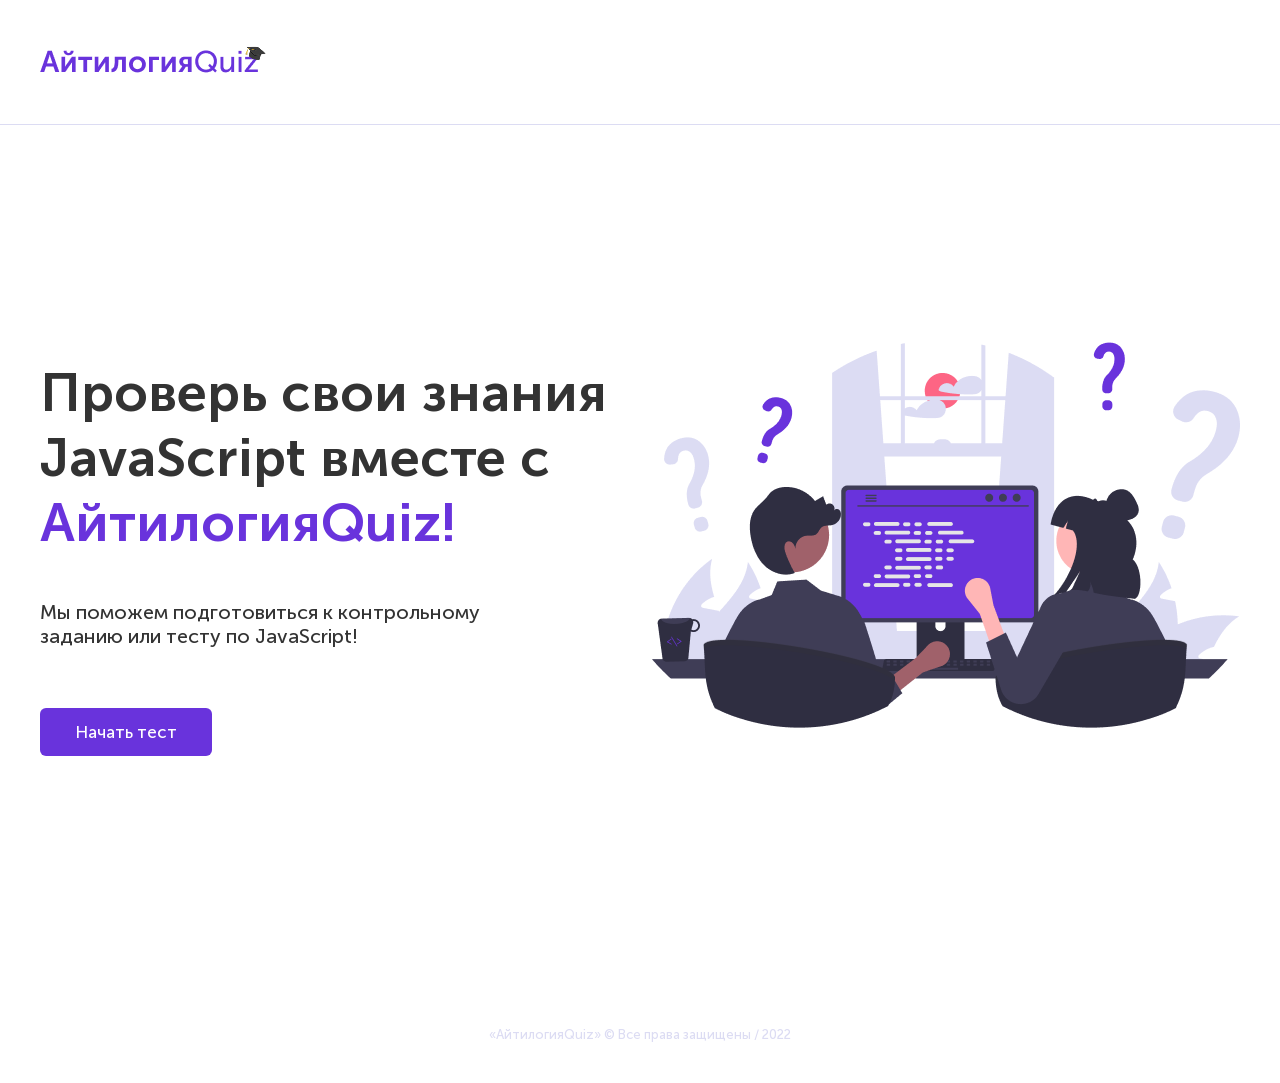
<file: index.html>
<!DOCTYPE html>
<html lang="en">
<head>
    <meta charset="UTF-8">
    <meta name="viewport" content="width=device-width, initial-scale=1.0">
    <link rel="stylesheet" href="styles/common.css">
    <link rel="stylesheet" href="styles/index.css">
    <title>Quiz</title>
</head>
<body>
    
<header class="header">
    <div class="container">
        <div class="logo">
            <img src="images/Logo.png" alt="Логотип">
        </div>
    </div>
</header>


<section class="main">
    <div class="container">
        <div class="main-content">
            <h1 class="big-title">Проверь свои знания JavaScript вместе с <span>АйтилогияQuiz!</span></h1>
            <div class="main-description">
                Мы поможем подготовиться к контрольному заданию или тесту по JavaScript!
            </div>
            <div class="main-button">
                <a href="form.html" class="button">Начать тест</a>
            </div>
        </div>
        <div class="main-image">
            <img src="images/Main.png" alt="Главная картинка">
        </div>
    </div>
</section>

<footer class="footer">«АйтилогияQuiz» © Все права защищены / 2022</footer>

</body>
</html>
</file>
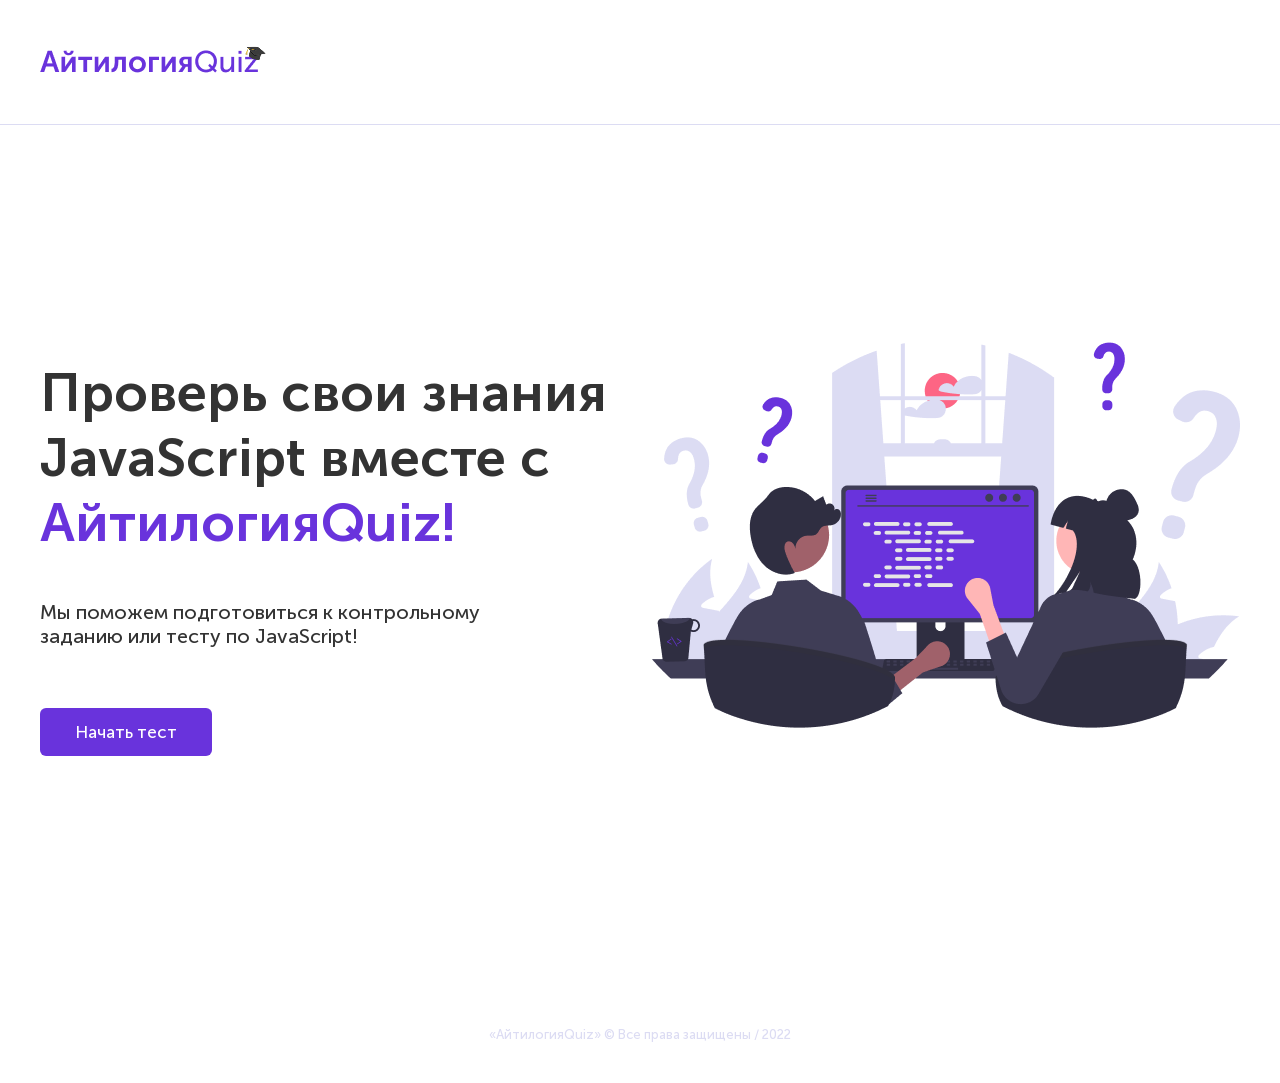
<file: answers.html>
<!DOCTYPE html>
<html lang="en">
<head>
    <meta charset="UTF-8">
    <meta name="viewport" content="width=device-width, initial-scale=1.0">
    <link rel="stylesheet" href="styles/common.css">
    <link rel="stylesheet" href="styles/answers.css">
    <title>Правельные ответы</title>
</head>
<body>
    
    <header class="header">
        <div class="container">
            <div class="logo">
                <img src="images/Logo.png" alt="Логотип">
            </div>
        </div>
    </header>

    <section class="answers">
        <div class="container">
            <div class="answers-header">
                <div class="answers-breadcrumb">
                    <span>Результат прохождения теста</span>
                    <span class="breadcrumb-arrow">›</span>
                    <span class="answers-test-name" id="test-name">
                        Тест №1. JavaScript: Начальный уровень
                    </span>
                </div>

                <h2><span>Правильные ответы</span> к тесту</h2>
            </div>

        <div class="answers-content" id="answers-content">
            <div class="answer-item">

    <h3 class="answer-item__title">
        <span>Вопрос 1:</span> Тут должен быть текст вопроса?
    </h3>

    <div class="answer-options">

        <div class="answer-option">
            <span class="answer-option__radio"></span>
            Вариант ответа 1
        </div>

        <div class="answer-option answer-option--correct">
            <span class="answer-option__radio"></span>
            Вариант ответа 2
        </div>

        <div class="answer-option">
            <span class="answer-option__radio"></span>
            Вариант ответа 3
        </div>

        <div class="answer-option">
            <span class="answer-option__radio"></span>
            Вариант ответа 4
        </div>

    </div>
</div>
        </div>

        <div class="answers-back">
            <a href="result.html" id="back-to-result">
                Обратно к моему результату теста
            </a>
        </div>
        </div>
    </section>

    <footer class="footer">«АйтилогияQuiz» © Все права защищены / 2022</footer>

    <script src="scripts/common.js"></script>
    <script src="scripts/answers.js"></script>

</body>
</html>
</file>
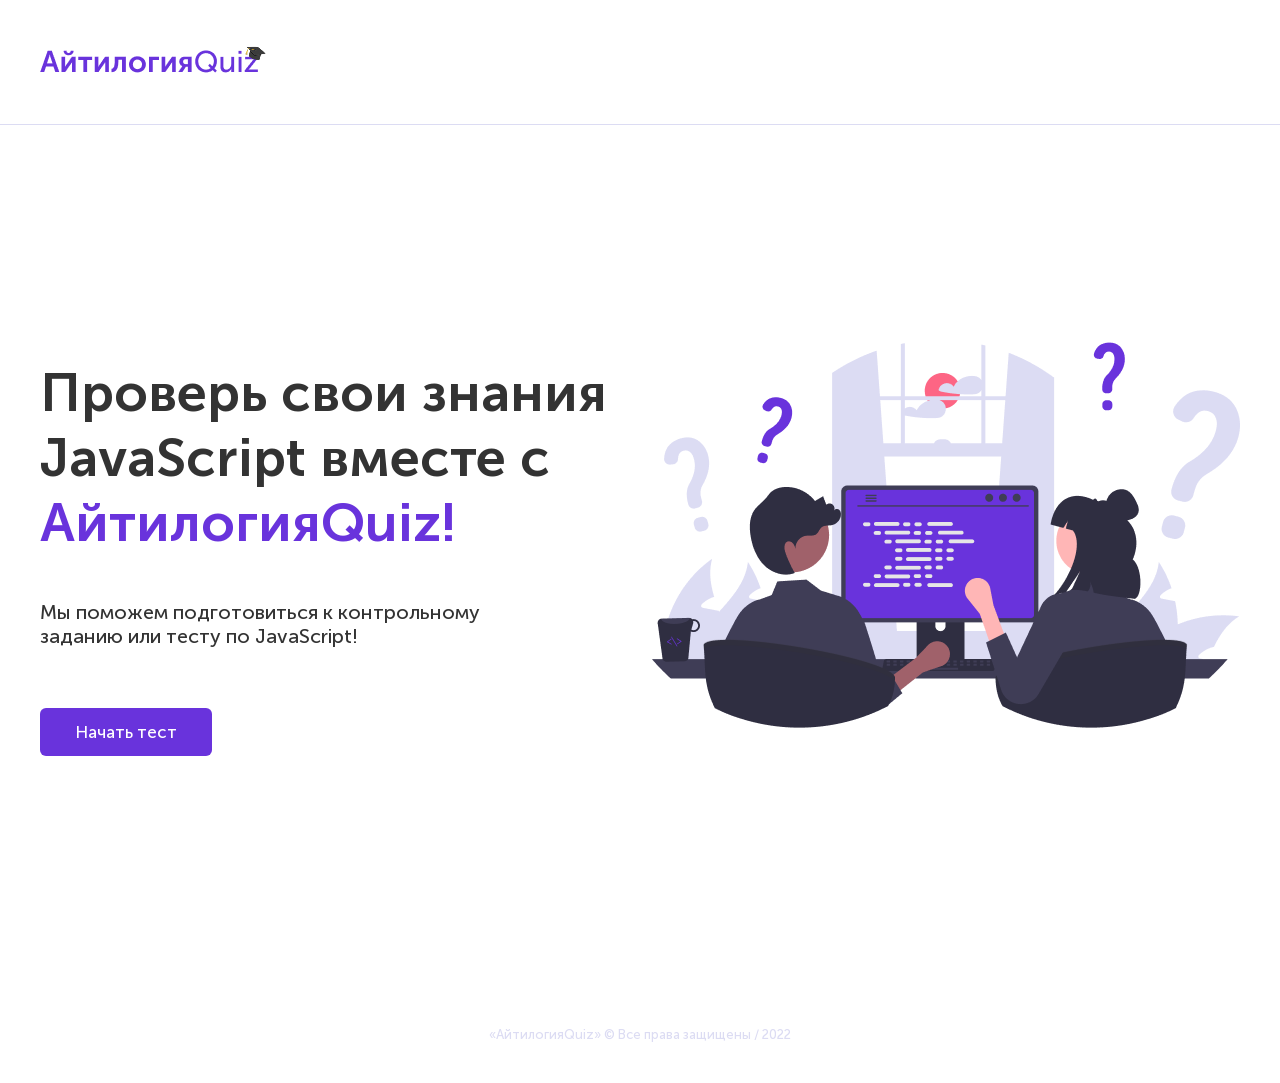
<file: choice.html>
<!DOCTYPE html>
<html lang="en">
<head>
    <meta charset="UTF-8">
    <meta name="viewport" content="width=device-width, initial-scale=1.0">
    <link rel="stylesheet" href="styles/common.css">
    <link rel="stylesheet" href="styles/choice.css">
    <title>Регистрация</title>
</head>
<body>
    
    <header class="header">
        <div class="container">
            <div class="logo">
                <img src="images/Logo.png" alt="Логотип">
            </div>
        </div>
    </header>

    <section class="choice">
        <div class="container">
            <div class="choice-content">
                <h1 class="choice-title common-title">Выберите <span>тему теста</span></h1>
                <div class="choice-description">Чтобы начать тест, выберите одну из предложенных ниже тем.</div>
                <div class="choice-options" id="choice-options">
                </div>
            </div>
            <div class="choice-image">
                <img src="images/choice-image.png" alt="Персонажи">
            </div>
        </div>
    </section>

    <footer class="footer">«АйтилогияQuiz» © Все права защищены / 2022</footer>

    <script src="scripts/common.js"></script>
    <script src="scripts/choice.js"></script>

</body>
</html>
</file>
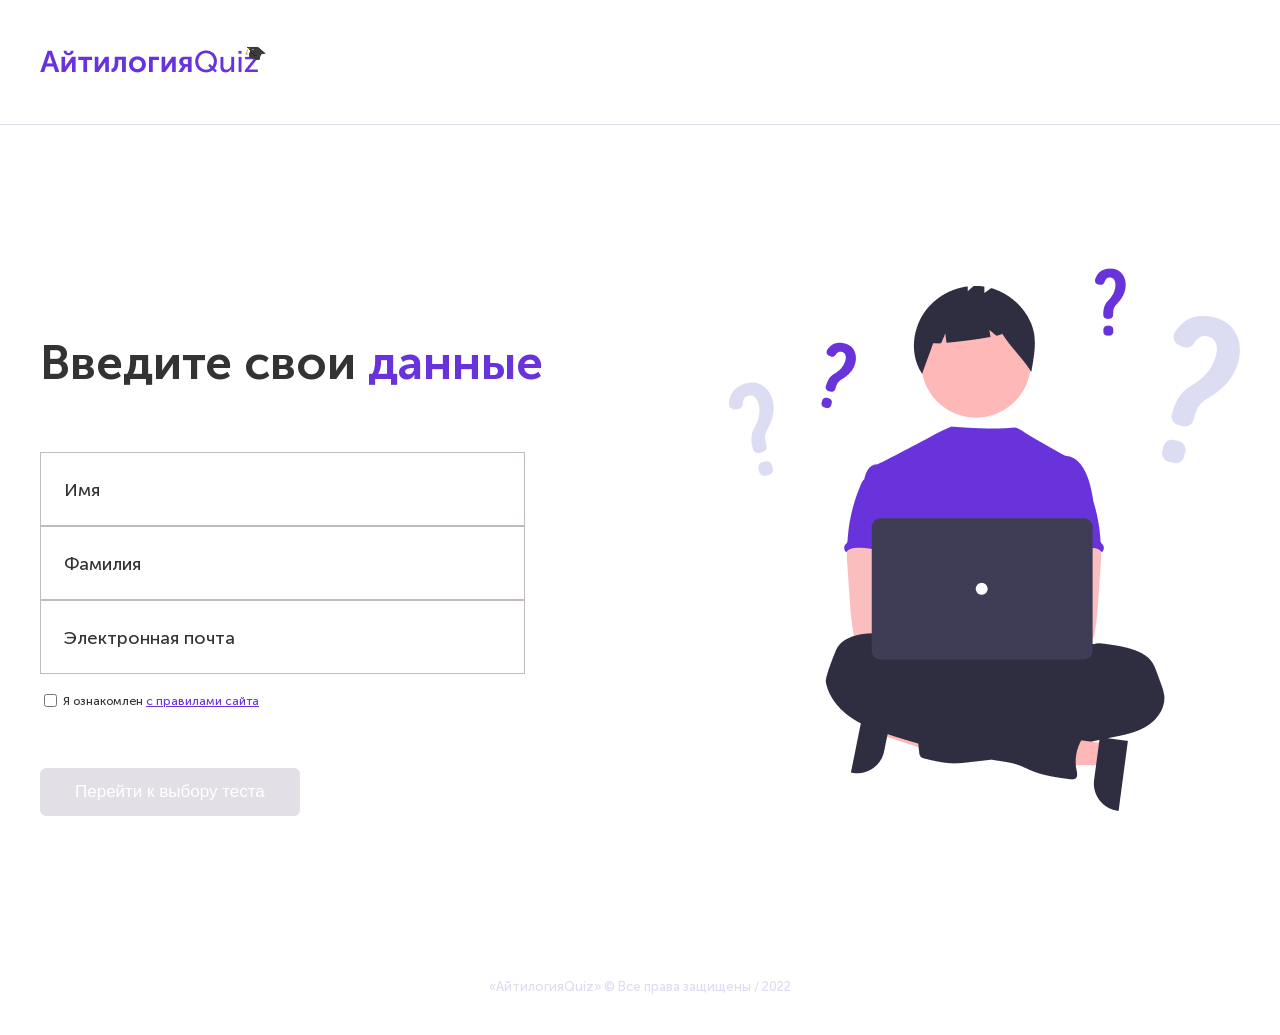
<file: form.html>
<!DOCTYPE html>
<html lang="en">
<head>
    <meta charset="UTF-8">
    <meta name="viewport" content="width=device-width, initial-scale=1.0">
    <link rel="stylesheet" href="styles/common.css">
    <link rel="stylesheet" href="styles/form.css">
    <title>Регистрация</title>
</head>
<body>
    
    <header class="header">
        <div class="container">
            <div class="logo">
                <img src="images/Logo.png" alt="Логотип">
            </div>
        </div>
    </header>

    <section class="form">
        <div class="container">
            <div class="form-content">
                <h1 class="form-title common-title">Введите свои <span>данные</span></h1>
                <div class="form-details">
                    <div class="form-group">
                        <input type="text" class="form-input" id="name" required>
                        <label for="name" class="form-label">Имя</label>
                    </div>
                    <div class="form-group">
                        <input type="text" class="form-input" id="last-name" required>
                        <label for="last-name" class="form-label">Фамилия</label>
                    </div>
                    <div class="form-group">
                        <input type="text" class="form-input" id="email" required>
                        <label for="email" class="form-label">Электронная почта</label>
                    </div>
                    <div class="form-agree">
                        <input type="checkbox" id="agree" required>
                        <label for="agree">Я ознакомлен <a href="#">с правилами сайта</a></label>
                    </div>
                </div>
                <div class="form-button">
                    <button class="button" id="process" disabled>Перейти к выбору теста</button>
                </div>
            </div>
            <div class="form-image">
                <img src="images/Info-image.png" alt="Персонаж">
            </div>
        </div>
    </section>

    <footer class="footer">«АйтилогияQuiz» © Все права защищены / 2022</footer>


    <script src="scripts/form.js"></script>

</body>
</html>
</file>
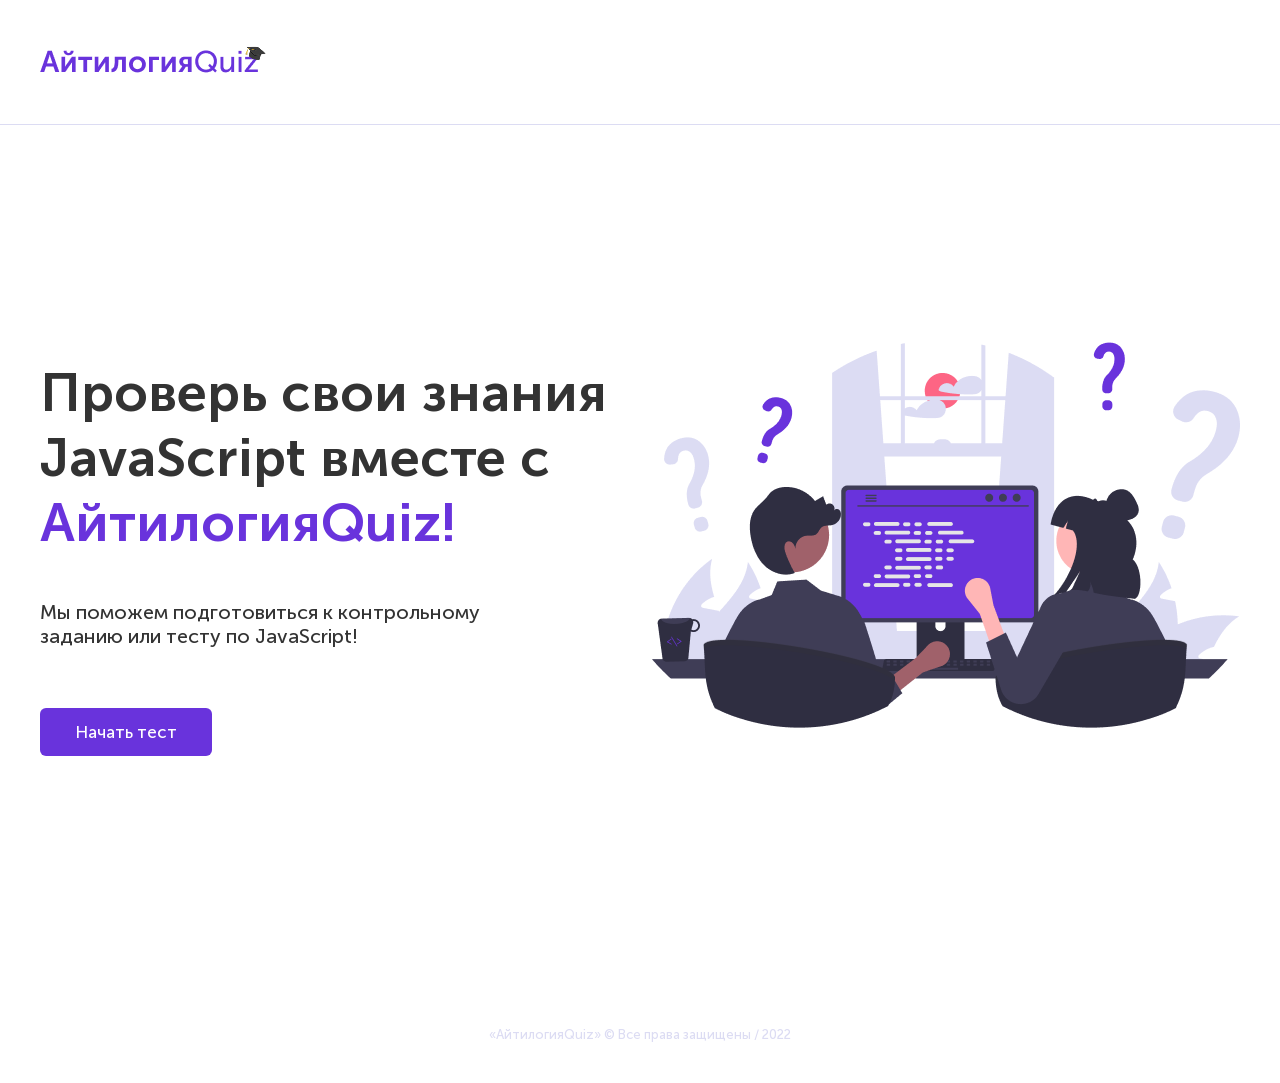
<file: result.html>
<!DOCTYPE html>
<html lang="en">
<head>
    <meta charset="UTF-8">
    <meta name="viewport" content="width=device-width, initial-scale=1.0">
    <link rel="stylesheet" href="styles/common.css">
    <link rel="stylesheet" href="styles/result.css">
    <title>Результат</title>
</head>
<body>
    
    <header class="header">
        <div class="container">
            <div class="logo">
                <img src="images/Logo.png" alt="Логотип">
            </div>
        </div>
    </header>

    <section class="result">
        <div class="container">
            <div class="result-image">
                <img src="images/question-marks.png" alt="Знаки вопроса">
            </div>
            <div class="result-title big-title">
                Ура! Ты прошёл тест! <span>Твой результат:</span>
            </div>
            <div class="result-score" id="result-score">4/5</div>
            <a href="answers.html" class="result-link">
                Посмотреть правильные ответы
            </a>
        </div>
    </section>

    <footer class="footer">«АйтилогияQuiz» © Все права защищены / 2022</footer>

    <script src="scripts/common.js"></script>
    <script src="scripts/result.js"></script>

</body>
</html>
</file>
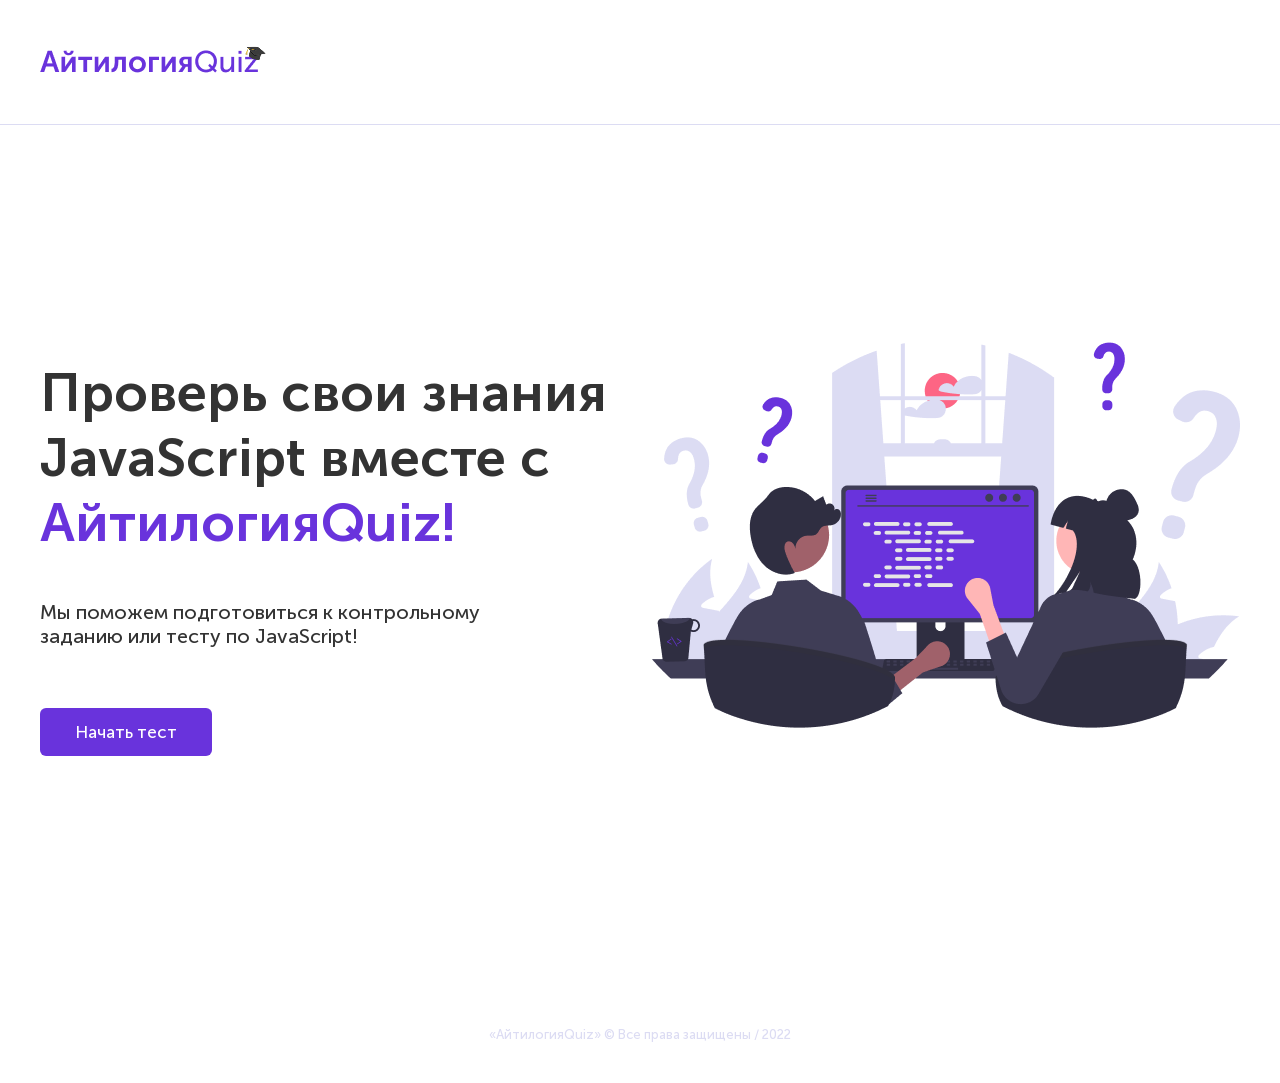
<file: test.html>
<!DOCTYPE html>
<html lang="en">
<head>
    <meta charset="UTF-8">
    <meta name="viewport" content="width=device-width, initial-scale=1.0">
    <link rel="stylesheet" href="styles/common.css">
    <link rel="stylesheet" href="styles/test.css">
    <title>Решение теста</title>
</head>
<body>
    
    <header class="header">
        <div class="container">
            <div class="logo">
                <img src="images/Logo.png" alt="Логотип">
            </div>
        </div>
    </header>

    <section class="test">
        <div class="container">
            <div class="test-pre-title" id="pre-title">Тест №1. “JavaScript: Начальный уровень”</div>
            <div class="test-progress-bar" id="progress-bar">
            </div>
            <div class="test-question">
                <div class="test-question-title" id="title">
                    <span>Вопрос 2:</span> Тут должен быть текст вопроса?
                </div>
                <div class="test-question-options" id="options">
                </div>
            </div>
            <div class="test-actions">
                <div class="test-previous-action">
                    <button class="button button-transparent" id="prev" disabled>Назад</button>
                </div>
                <div class="test-time">
                    <div class="test-time-text">Осталось времени:</div>
                    <div class="test-time-clock" id="timer">59</div>
                </div>
                <div class="test-next-action">
                    <button class="button button-transparent" id="next" disabled>Дальше</button>
                </div>
            </div>
            <div class="pass-question">
            <a href="javascript:void(0)" id="pass">Пропустить вопрос <img src="images/small-arrow.png" alt="Стрелочка"></a>
            </div>
        </div>
    </section>

    <footer class="footer">«АйтилогияQuiz» © Все права защищены / 2022</footer>

    <script src="scripts/common.js"></script>
    <script src="scripts/test.js"></script>

</body>
</html>
</file>
<file: styles/common.css>
body {
    margin: 0;
    font-family: "MuseoSansCyrl", sans-serif;
    color: #333333;
}

a {
    color: #6933DC;
}

@font-face {
    font-family: MuseoSansCyrl;
    src: url("../fonts/MuseoSansCyrl-500.ttf");
}

@font-face {
    font-family: MuseoSansCyrlBold;
    src: url("../fonts/MuseoSansCyrl-700.ttf");
}

.header {
    padding: 42px 0 40px;
    border-bottom: 1px solid #DCDCf3;
}

.container {
    max-width: 1200px;
    margin: 0 auto;
}

.button {
    padding: 14px 35px;
    background: #6933DC;
    border-radius: 6px;
    font-size: 17px;
    line-height: 20px;
    color: #ffffff;
    border: 0;
    transition: .4s;
    cursor: pointer;
    text-decoration: none;
}

a.button {
    display: inline-block;
}

.button-transparent {
    background: transparent;
    color: #6933DC;
    border: 1px solid #6933DC;
}

.button-transparent:hover {
    background: #6933DC;
    color: white;
}

.button:hover {
    background: #32098a;
}

.button:disabled {
    background-color: #e2dfe7;
    cursor: not-allowed;
}

.button-transparent:disabled {
    background: transparent;
    color: #e2dfe7;
    border: 1px solid #e2dfe7;
}

.footer {
    text-align: center;
    padding: 40px 0;
    font-size: 13px;
    line-height: 16px;
    color: #DCDCf3;
}

.common-title {
    font-family: "MuseoSansCyrlBold", sans-serif;
    font-size: 48px;
    line-height: 58px;
    color: #333333;
}

.common-title span {
    color: #6933DC;
}

.big-title {
    font-family: "MuseoSansCyrlBold", sans-serif;
    font-size: 54px;
    line-height: 65px;
}

.big-title span {
    color: #6933DC;
}
</file>
<file: styles/index.css>
.main {
    padding-top: 190px;
    padding-bottom: 231px;
}

.main .container {
    display: flex;
    align-items: center;
    justify-content: space-between;
}

.main-content {
    max-width: 588px;
}

.main-description {
    margin-top: 40px;
    font-size: 20px;
    line-height: 24px;
    max-width: 486px;
    color: #333333;
}

.main-button {
    margin-top: 60px;
}
</file>
<file: styles/answers.css>
.answers {
    background: #fff;
    min-height: calc(100vh - 120px);
    padding: 35px 0 45px;
}

.answers .container {
    max-width: 1120px;
    width: calc(100% - 40px);
    margin: 0 auto;
}


.header {
    background: #fff;
    border-bottom: 1px solid #f0eff4;
    padding: 20px 0;
}

.header .container {
    max-width: 1120px;
    width: calc(100% - 40px);
    margin: 0 auto;
}

.logo img {
    display: block;
    max-width: 145px;
    height: auto;
}

.answers-breadcrumb {
    display: flex;
    align-items: center;
    gap: 10px;
    flex-wrap: wrap;
    font-size: 13px;
    color: #c7c2d8;
    margin-bottom: 45px;
}

.breadcrumb-arrow {
    font-size: 20px;
    color: #c7c2d8;
}

.answers-test-name {
    color: #7138e9;
}

/* ===== ЗАГОЛОВОК ===== */

.answers-header h2 {
    font-size: 38px;
    font-weight: 700;
    color: #333333;
    margin: 0 0 55px;
    line-height: 1.2;
}

.answers-header h2 span {
    color: #7138e9;
}

.answers-content {
    display: flex;
    flex-direction: column;
    gap: 52px;
}

.answer-item {
    display: flex;
    flex-direction: column;
}

.answer-item__title {
    font-size: 23px;
    font-weight: 700;
    color: #414141;
    margin: 0 0 24px;
    line-height: 1.3;
}

.answer-item__title span {
    color: #7138e9;
}

.answer-options {
    display: flex;
    flex-direction: column;
    gap: 14px;
}

.answer-option {
    display: flex;
    align-items: center;
    gap: 12px;
    font-size: 15px;
    color: #444;
    line-height: 1.3;
}

.answer-option__radio {
    width: 18px;
    height: 18px;
    min-width: 18px;
    border: 3px solid #7138e9;
    border-radius: 50%;
    display: inline-block;
}

.answer-option--correct {
    color: #55d52e;
}

.answer-option--wrong {
    color: #ed3535;
}


/* Правильный ответ — зелёный кружок */
.answer-option--correct .answer-option__radio {
    border-color: #55d52e;
    background: transparent;
    position: relative;
}

.answer-option--correct .answer-option__radio::after {
    content: "";
    position: absolute;
    width: 12px;
    height: 12px;
    background: #55d52e;
    border-radius: 50%;
    top: 50%;
    left: 50%;
    transform: translate(-50%, -50%);
}

/* Неправильный ответ — красный кружок */
.answer-option--wrong .answer-option__radio {
    border-color: #ed3535;
    background: transparent;
    position: relative;
}

.answer-option--wrong .answer-option__radio::after {
    content: "";
    position: absolute;
    width: 12px;
    height: 12px;
    background: #ed3535;
    border-radius: 50%;
    top: 50%;
    left: 50%;
    transform: translate(-50%, -50%);
}


.answers-back {
    display: flex;
    justify-content: flex-end;
    margin-top: 60px;
}

.answers-back a {
    display: inline-flex;
    align-items: center;
    gap: 8px;
    color: #7138e9;
    text-decoration: none;
    font-size: 14px;
    transition: color .3s;
}

.answers-back a::after {
    content: "›";
    font-size: 22px;
    line-height: 1;
}

.answers-back a:hover {
    color: #4f20b8;
}

.footer {
    padding: 25px 15px;
    text-align: center;
    color: #d5d0e5;
    font-size: 12px;
}

@media (max-width: 768px) {
    .answers {
        padding: 25px 0 35px;
    }

    .answers-breadcrumb {
        margin-bottom: 30px;
        font-size: 11px;
    }

    .answers-header h2 {
        font-size: 29px;
        margin-bottom: 40px;
    }

    .answers-content {
        gap: 38px;
    }

    .answer-item__title {
        font-size: 19px;
        margin-bottom: 18px;
    }

    .answer-options {
        gap: 12px;
    }

    .answer-option {
        font-size: 14px;
    }

    .answer-option__radio {
        width: 16px;
        height: 16px;
        min-width: 16px;
    }

    .answers-back {
        margin-top: 45px;
    }
}

@media (max-width: 480px) {
    .answers .container,
    .header .container {
        width: calc(100% - 30px);
    }

    .answers-header h2 {
        font-size: 25px;
    }

    .answer-item__title {
        font-size: 17px;
    }

    .answers-content {
        gap: 32px;
    }

    .answers-back a {
        font-size: 12px;
    }
}
</file>
<file: styles/choice.css>
.choice {
    padding-top: 180px;
    padding-bottom: 227px;
}

.choice .container {
    display: flex;
    align-items: center;
    justify-content: space-between;
}

.choice-content {
    max-width: 588px;
}

.choice-description {
    margin-top: 40px;
    font-size: 18px;
    line-height: 22px;
}

.choice-options {
    margin-top: 60px;
    width: 588px;
}

.choice-option {
    background: #FFFFFF;
    border: 1px solid #C1BBBB;
    font-size: 18px;
    line-height: 22px;
    padding: 26px 70px 26px 40px;
    position: relative;
    transition: .2s ease all;
}

.choice-option:hover {
    border-left: 5px solid #6933DC;
    cursor: pointer;
    color: #6933DC;
    font-family: "MuseoSansCyrlBold", sans-serif;
}

.choice-option-arrow {
    position: absolute;
    right: 40px;
    top: 27px;
    display: none;
}

.choice-option:hover .choice-option-arrow {
    display: block;
}
</file>
<file: styles/form.css>
.form {
    padding-top: 140px;
    padding-bottom: 123px;
}

.form .container {
    display: flex;
    align-items: flex-end;
    justify-content: space-between;
}

.form-content {
    max-width: 504px;
}

.form-details {
    margin-top: 60px;
    max-width: 485px;
}

.form-agree {
    margin-top: 15px;
    font-size: 12px;
    line-height: 14px;
    color: #333333;
}

.form-agree input {
    position: relative;
    top: 2px;
}

.form-agree input,
.form-agree label {
    cursor: pointer;
}

.form-button {
    margin-top: 60px;
}

.form-group {
    background: #FFFFFF;
    border: 1px solid #C1BBBB;
    padding: 12px 23px 13px 23px;
    width: 485px;
    height: 74px;
    box-sizing: border-box;
    position: relative;
    transition: .2s ease all;
}

.form-input {
    border: 0;
    outline: 0;
    width: 100%;
    height: 100%;
    padding: 0;
    font-size: 18px;
    line-height: 22px;
    color: #6933DC;
    font-family: "MuseoSansCyrlBold", sans-serif;
}

.form-label {
    font-size: 18px;
    line-height: 22px;
    color: #333333;
    position: absolute;
    left: 23px;
    top: 26px;
    transition: .2s ease all;
}

.form-input:focus ~ .form-label,
.form-input:not(:focus):valid ~ .form-label
{
    top: 12px;
}

.form-input:valid,
.form-input:focus {
    margin-top: 27px;
    height: auto;
}

.form-group:focus-within {
    border-left: 5px solid #6933DC;
}
</file>
<file: styles/result.css>
.result {
    padding-top: 140px;
    padding-bottom: 91px;
    text-align: center;
}

.result .container {
    display: flex;
    align-items: center;
    flex-direction: column;
    position: relative;
}

.result-image {
    position: absolute;
    top: 225px;
    z-index: -1;
}

.result-title {
    max-width: 588px;
    margin-bottom: 60px;
}

.result-score {
    background-image: url("../images/result-image.png");
    background-size: cover;
    background-position: center;
    width: 480px;
    height: 388px;
    display: flex;
    align-items: center;
    justify-content: center;
    font-size: 150px;
    line-height: 190px;
    font-family: "MuseoSansCyrlBold", sans-serif;
    color: #FFFFFF;
}

.result-link {
    padding-top: 60px;
    font-size: 22px;
    color: #6933DC;
    text-decoration: none;
    cursor: pointer;
}
</file>
<file: styles/test.css>
.test {
    padding-top: 20px;
    padding-bottom: 50px;
}

.test-pre-title {
    font-size: 20px;
    line-height: 24px;
    color: #DCDCF3;
}

.test-progress-bar {
    margin-top: 60px;
    margin-bottom: 80px;
    display: flex;
}

.test-question-title {
    font-size: 36px;
    line-height: 43px;
    font-family: "MuseoSansCyrlBold", sans-serif;
}

.test-question-title span {
    color: #6933DC;
}

.test-question-options {
    margin-top: 58px;
    min-height: 344px;
}

.test-question-option {
    font-size: 20px;
    line-height: 24px;
    margin-bottom: 20px;
    display: flex;
}

.test-question-option label {
    cursor: pointer;
}

.test-actions {
    display: flex;
    align-items: center;
    justify-content: space-between;
}

.test-time {
    display: flex;
    align-items: center;
}

.test-time-text {
    font-size: 17px;
    line-height: 20px;
    color: #6933DC;
    margin-right: 15px;
}

.test-time-clock {
    background-image: url("../images/Time.png");
    background-size: cover;
    background-position: center;
    width: 27px;
    height: 29px;
    font-size: 10px;
    text-align: center;
    line-height: 28px;
}

.pass-question {
    display: flex;
    justify-content: flex-end;
    margin-top: 10px;
}

.pass-question a {
    font-size: 17px;
    line-height: 20px;
    color: #6933DC;
    text-decoration: none;
    display: flex;
    align-items: center;
}

.pass-question a:hover {
    text-decoration: underline;
}

.pass-question a img {
    margin-left: 13px;
}

input[type="radio"] {
    appearance: none;
    -webkit-appearance: none;
    width: 20px;
    height: 20px;
    border: 3px solid #6933DC;
    border-radius: 50%;
    margin: 0 13px 0 0;
    transform: translateY(2px);
    display: grid;
    place-content: center;
}

input[type="radio"]::before {
    content: "";
    width: 10px;
    height: 10px;
    border-radius: 50%;
    box-shadow: inset 10px 10px #6933DC;
    transition: .2s ease transform;
    transform: scale(0);
}

input[type="radio"]:checked::before {
    transform: scale(1);
}

.test-progress-bar-item {
    display: flex;
    flex-direction: column;
    align-items: center;
    position: relative;
}

.test-progress-bar-item:not(:first-child) {
    margin-left: 130px;
}

.test-progress-bar-item:not(:last-child)::before {
    content: "";
    z-index: -1;
    position: absolute;
    width: 184px;
    background: #DCDCF3;
    height: 6px;
    left: 28px;
    top: 10px;
}

.test-progress-bar-item.complete:not(:last-child)::before {
    background: #6933DC;
}

.test-progress-bar-item-circle {
    width: 26px;
    height: 26px;
    background: #DCDCF3;
    border-radius: 50%;
}

.test-progress-bar-item-text {
    font-size: 13px;
    line-height: 16px;
    margin-top: 10px;
}
.test-progress-bar-item.complete .test-progress-bar-item-circle,
.test-progress-bar-item.active .test-progress-bar-item-circle {
    background: #6933DC;
}

.test-progress-bar-item.active::after {
    content: "";
    border-radius: 50%;
    position: absolute;
    z-index: 1;
    width: 14px;
    height: 14px;
    background: #DCDCF3;
    top: 6px;
}
</file>
